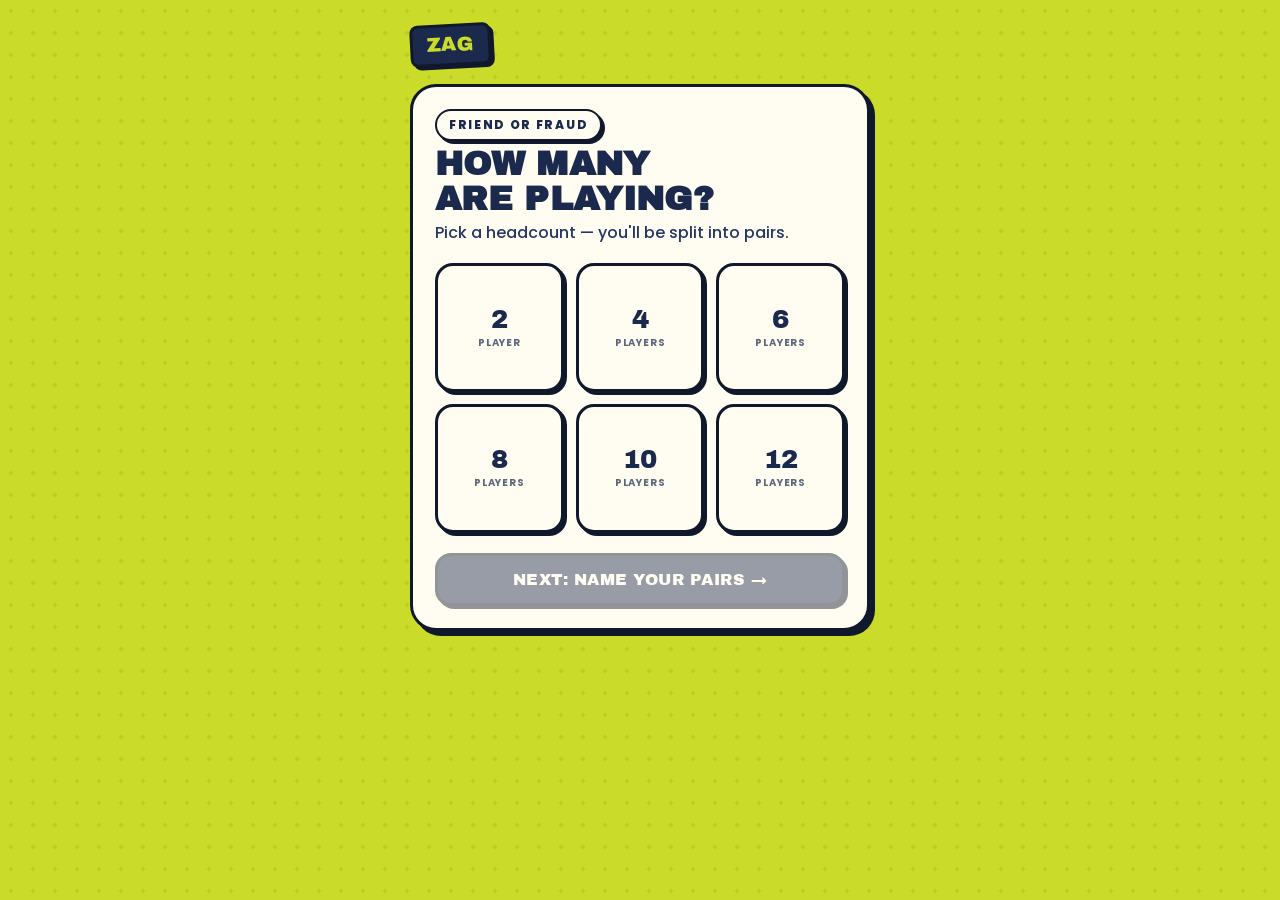
<file: friend-or-fraud.html>
<!DOCTYPE html>
<html lang="en">
<head>
<meta charset="UTF-8">
<meta name="viewport" content="width=device-width, initial-scale=1.0">
<title>Friend or Fraud — Game Companion</title>
<link rel="preconnect" href="https://fonts.googleapis.com">
<link href="https://fonts.googleapis.com/css2?family=Archivo+Black&family=Poppins:wght@400;500;600;700;800&display=swap" rel="stylesheet">
<style>
  :root{
    --lime:#CBDB2A;
    --lime-deep:#AEC220;
    --lime-pale:#E4EE8C;
    --navy:#1B2A4C;
    --navy-2:#243863;
    --ink:#10182B;
    --paper:#FFFCF2;
    --coral:#FF6B57;
    --line:#10182B;
    --shadow-off: 5px 5px 0 var(--ink);
    --shadow-off-sm: 3px 3px 0 var(--ink);
  }

  *{ box-sizing:border-box; }
  html,body{ height:100%; }
  body{
    margin:0;
    font-family:'Poppins', sans-serif;
    background:
      radial-gradient(circle, rgba(16,24,43,0.08) 1.6px, transparent 1.6px) 0 0/22px 22px,
      var(--lime);
    color:var(--ink);
    min-height:100vh;
    display:flex;
    justify-content:center;
    padding:24px 14px 60px;
  }

  .phone{
    width:100%;
    max-width:460px;
    display:flex;
    flex-direction:column;
    gap:18px;
  }

  /* ---------- shared bits ---------- */
  .eyebrow{
    font-family:'Poppins',sans-serif;
    font-weight:800;
    letter-spacing:.14em;
    text-transform:uppercase;
    font-size:12px;
    color:var(--navy);
    background:var(--paper);
    border:2.5px solid var(--line);
    box-shadow:var(--shadow-off-sm);
    display:inline-block;
    padding:5px 12px;
    border-radius:999px;
  }

  .display{
    font-family:'Archivo Black', sans-serif;
    text-transform:uppercase;
    line-height:1.02;
    color:var(--navy);
    letter-spacing:.01em;
  }

  .card{
    background:var(--paper);
    border:3px solid var(--line);
    border-radius:26px;
    box-shadow:var(--shadow-off);
    padding:22px;
  }

  button{ font-family:inherit; cursor:pointer; }
  .btn{
    font-family:'Archivo Black', sans-serif;
    text-transform:uppercase;
    letter-spacing:.03em;
    font-size:16px;
    color:var(--paper);
    background:var(--navy);
    border:3px solid var(--line);
    border-radius:16px;
    box-shadow:var(--shadow-off-sm);
    padding:15px 18px;
    transition:transform .12s ease, box-shadow .12s ease;
  }
  .btn:hover{ transform:translate(-2px,-2px); box-shadow:6px 6px 0 var(--ink); }
  .btn:active{ transform:translate(1px,1px); box-shadow:1px 1px 0 var(--ink); }
  .btn:focus-visible{ outline:3px solid var(--coral); outline-offset:2px; }
  .btn.ghost{ background:var(--paper); color:var(--navy); }
  .btn.coral{ background:var(--coral); }
  .btn.full{ width:100%; }
  .btn:disabled{ opacity:.45; cursor:not-allowed; transform:none !important; box-shadow:var(--shadow-off-sm) !important; }

  .row{ display:flex; gap:10px; }
  .wrap{ display:flex; flex-wrap:wrap; gap:10px; }

  .hidden{ display:none !important; }

  /* ---------- header / logo ---------- */
  .brandbar{
    display:flex; align-items:center; justify-content:space-between;
  }
  .logo{
    font-family:'Archivo Black', sans-serif;
    background:var(--navy);
    color:var(--lime);
    padding:6px 14px 8px;
    border-radius:8px;
    border:3px solid var(--line);
    box-shadow:var(--shadow-off-sm);
    font-size:20px;
    transform:rotate(-3deg);
    display:inline-block;
  }
  .end-btn{
    font-family:'Poppins',sans-serif;
    font-weight:700;
    font-size:12px;
    text-transform:uppercase;
    letter-spacing:.05em;
    background:var(--paper);
    color:var(--navy);
    border:2.5px solid var(--line);
    border-radius:999px;
    padding:9px 14px;
    box-shadow:var(--shadow-off-sm);
  }
  .end-btn:hover{ background:var(--coral); color:var(--paper); }

  /* ---------- SCREEN 1: player count ---------- */
  #screen-count h1{ font-size:34px; margin:6px 0 4px; }
  #screen-count p.sub{ margin:0 0 18px; font-weight:500; color:var(--navy-2); }

  .count-grid{
    display:grid;
    grid-template-columns:repeat(3,1fr);
    gap:12px;
    margin-bottom:20px;
  }
  .count-btn{
    aspect-ratio:1;
    border:3px solid var(--line);
    border-radius:18px;
    background:var(--paper);
    box-shadow:var(--shadow-off-sm);
    font-family:'Archivo Black',sans-serif;
    font-size:26px;
    color:var(--navy);
    display:flex;
    flex-direction:column;
    align-items:center;
    justify-content:center;
    gap:2px;
    transition:transform .12s ease, box-shadow .12s ease, background .12s ease;
  }
  .count-btn span{ font-family:'Poppins',sans-serif; font-size:10px; font-weight:700; letter-spacing:.08em; text-transform:uppercase; opacity:.7; }
  .count-btn:hover{ transform:translate(-2px,-2px); box-shadow:6px 6px 0 var(--ink); }
  .count-btn.selected{ background:var(--navy); color:var(--lime); }
  .count-btn.selected span{ color:var(--lime-pale); opacity:.85; }

  /* ---------- SCREEN 2: names ---------- */
  .pair-card{
    border:2.5px solid var(--line);
    border-radius:18px;
    padding:14px;
    margin-bottom:12px;
    background:repeating-linear-gradient(135deg, var(--lime-pale), var(--lime-pale) 10px, var(--paper) 10px, var(--paper) 20px);
  }
  .pair-card .pair-label{
    font-family:'Archivo Black',sans-serif;
    font-size:12px;
    color:var(--navy);
    text-transform:uppercase;
    letter-spacing:.08em;
    margin-bottom:8px;
    display:block;
  }
  .name-inputs{ display:flex; align-items:center; gap:8px; }
  .name-inputs input{
    flex:1;
    min-width:0;
    font-family:'Poppins',sans-serif;
    font-weight:600;
    font-size:14px;
    padding:10px 12px;
    border:2px solid var(--line);
    border-radius:10px;
    background:var(--paper);
    color:var(--ink);
  }
  .name-inputs input:focus-visible{ outline:2px solid var(--coral); }
  .amp{ font-family:'Archivo Black',sans-serif; color:var(--navy); font-size:16px; }

  /* ---------- SCREEN 3: game ---------- */
  .scoreboard{ display:flex; gap:8px; overflow-x:auto; padding-bottom:2px; }
  .chip{
    flex:0 0 auto;
    background:var(--paper);
    border:2.5px solid var(--line);
    border-radius:999px;
    padding:8px 14px;
    font-weight:700;
    font-size:12px;
    color:var(--navy);
    white-space:nowrap;
    box-shadow:2px 2px 0 var(--ink);
  }
  .chip b{ font-family:'Archivo Black',sans-serif; margin-left:6px; }
  .chip.active{ background:var(--navy); color:var(--lime); border-color:var(--line); }
  .chip.active b{ color:var(--lime-pale); }

  .turn-banner{
    text-align:center;
    margin:2px 0 6px;
  }
  .turn-banner .eyebrow{ margin-bottom:8px; }
  .turn-banner h2{
    font-family:'Archivo Black',sans-serif;
    color:var(--navy);
    font-size:24px;
    margin:0;
    text-transform:none;
  }
  .turn-sub{
    font-size:12.5px;
    font-weight:600;
    color:var(--navy-2);
    margin:6px 0 0;
  }
  .role-tag{
    font-size:10px;
    font-weight:800;
    letter-spacing:.05em;
    text-transform:uppercase;
  }

  .wheel-zone{
    display:flex;
    flex-direction:column;
    align-items:center;
    padding:6px 0 4px;
  }
  .pointer{
    width:0; height:0;
    border-left:14px solid transparent;
    border-right:14px solid transparent;
    border-top:20px solid var(--coral);
    filter:drop-shadow(0 2px 0 var(--ink));
    margin-bottom:-6px;
    z-index:3;
  }
  .wheel-outer{
    width:250px; height:250px;
    border-radius:50%;
    border:5px solid var(--line);
    box-shadow:var(--shadow-off);
    position:relative;
    background:var(--paper);
    overflow:hidden;
  }
  .wheel-inner{
    position:absolute; inset:0;
    border-radius:50%;
    transition: transform 4.2s cubic-bezier(.17,.85,.15,1);
    transform:rotate(0deg);
    background:conic-gradient(var(--navy) 0deg 72deg, var(--paper) 72deg 144deg, var(--navy) 144deg 216deg, var(--paper) 216deg 288deg, var(--navy) 288deg 360deg);
  }
  .wheel-inner .seg-icon{
    position:absolute;
    left:50%; top:50%;
    width:34px; height:34px;
    margin:-17px 0 0 -17px;
    font-size:26px;
    display:flex; align-items:center; justify-content:center;
  }
  .hub{
    position:absolute; left:50%; top:50%; width:46px; height:46px;
    margin:-23px 0 0 -23px;
    background:var(--coral);
    border:3px solid var(--line);
    border-radius:50%;
    z-index:2;
  }

  .spin-btn{ margin-top:16px; width:100%; }

  .category-reveal{
    margin-top:16px;
    text-align:center;
  }
  .category-reveal .icon{ font-size:34px; }
  .category-reveal h3{
    font-family:'Archivo Black',sans-serif;
    color:var(--navy);
    font-size:20px;
    margin:6px 0 6px;
    text-transform:uppercase;
  }
  .category-reveal p{
    margin:0 0 14px;
    font-size:13.5px;
    color:var(--navy-2);
    font-weight:500;
    line-height:1.45;
  }
  .hint{
    display:inline-block;
    font-size:11.5px;
    font-weight:700;
    color:var(--navy);
    background:var(--lime-pale);
    border:2px solid var(--line);
    border-radius:999px;
    padding:6px 12px;
    margin-bottom:16px;
  }

  .verdict-row{ display:flex; gap:10px; }
  .verdict-row .btn{ flex:1; font-size:14px; }

  .toast{
    position:fixed;
    left:50%; bottom:26px;
    transform:translateX(-50%) translateY(20px);
    opacity:0;
    background:var(--navy);
    color:var(--lime-pale);
    font-family:'Archivo Black',sans-serif;
    font-size:14px;
    padding:12px 20px;
    border-radius:14px;
    border:3px solid var(--line);
    box-shadow:var(--shadow-off-sm);
    transition:all .25s ease;
    z-index:50;
    text-align:center;
  }
  .toast.show{ opacity:1; transform:translateX(-50%) translateY(0); }

  /* ---------- SCREEN 4: results ---------- */
  #screen-results{ text-align:center; position:relative; }
  #screen-results h1{ font-size:32px; margin:4px 0 2px; }
  #screen-results .sub{ color:var(--navy-2); font-weight:500; margin-bottom:18px; }

  .leaderboard{ display:flex; flex-direction:column; gap:10px; margin-bottom:20px; }
  .lb-row{
    display:flex; align-items:center; gap:12px;
    border:2.5px solid var(--line);
    border-radius:16px;
    padding:12px 14px;
    background:var(--paper);
    text-align:left;
  }
  .lb-row.winner{ background:var(--navy); border-color:var(--line); box-shadow:var(--shadow-off-sm); }
  .lb-rank{ font-family:'Archivo Black',sans-serif; font-size:18px; color:var(--navy); width:26px; }
  .lb-row.winner .lb-rank{ color:var(--lime); }
  .lb-name{ flex:1; font-weight:700; font-size:14px; color:var(--ink); }
  .lb-row.winner .lb-name{ color:var(--paper); }
  .lb-score{ font-family:'Archivo Black',sans-serif; font-size:18px; color:var(--navy); }
  .lb-row.winner .lb-score{ color:var(--lime-pale); }

  .confetti-piece{
    position:fixed; top:-20px;
    width:10px; height:14px;
    z-index:5;
    animation:fall linear forwards;
    border-radius:2px;
  }
  @keyframes fall{
    to{ transform:translateY(110vh) rotate(540deg); opacity:.9; }
  }

  @media (prefers-reduced-motion: reduce){
    .wheel-inner{ transition:none; }
    .confetti-piece{ animation:none; display:none; }
    .btn, .count-btn{ transition:none; }
  }

  footer.note{
    text-align:center;
    font-size:11.5px;
    color:var(--navy-2);
    font-weight:600;
    opacity:.75;
    margin-top:4px;
  }
</style>
</head>
<body>

<div class="phone">

  <div class="brandbar">
    <div class="logo">ZAG</div>
    <button class="end-btn hidden" id="endGameTopBtn">End Game</button>
  </div>

  <!-- SCREEN 1: how many players -->
  <section id="screen-count" class="card">
    <span class="eyebrow">Friend or Fraud</span>
    <h1 class="display">How many<br>are playing?</h1>
    <p class="sub">Pick a headcount — you'll be split into pairs.</p>
    <div class="count-grid" id="countGrid"></div>
    <button class="btn full" id="toNamesBtn" disabled>Next: Name your pairs →</button>
  </section>

  <!-- SCREEN 2: names -->
  <section id="screen-names" class="card hidden">
    <span class="eyebrow">Friend or Fraud</span>
    <h1 class="display" style="font-size:28px;margin:6px 0 4px;" id="namesTitle">Name your pairs</h1>
    <p class="sub" style="margin-bottom:16px;" id="namesSub">Each pair shares one dry-erase card and tries to match answers.</p>
    <div id="pairInputs"></div>
    <button class="btn full" id="startGameBtn">Start Game →</button>
  </section>

  <!-- SCREEN 3: game -->
  <section id="screen-game" class="hidden">
    <div class="scoreboard" id="scoreboard"></div>

    <div class="card" style="margin-top:14px;">
      <div class="turn-banner">
        <span class="eyebrow" id="turnCountLabel">Turn 1</span>
        <h2 id="turnPairName">— & —</h2>
        <p class="turn-sub hidden" id="turnSub"></p>
      </div>

      <div class="wheel-zone">
        <div class="pointer"></div>
        <div class="wheel-outer">
          <div class="wheel-inner" id="wheelInner"></div>
          <div class="hub"></div>
        </div>
        <button class="btn spin-btn" id="spinBtn">🎡 Spin for a category</button>
      </div>

      <div class="category-reveal hidden" id="categoryReveal">
        <div class="icon" id="revealIcon">🔍</div>
        <h3 id="revealName">Category</h3>
        <p id="revealDesc">Description</p>
        <div class="hint" id="revealHint">📇 Draw a card from this category & ask away</div>
        <div class="verdict-row">
          <button class="btn full" id="matchBtn">✅ It's a Match (+1)</button>
          <button class="btn ghost full" id="noMatchBtn">❌ No Match</button>
        </div>
      </div>
    </div>

    <footer class="note">Answers don't match? The card goes back to the bottom of the deck.</footer>
  </section>

  <!-- SCREEN 4: results -->
  <section id="screen-results" class="card hidden">
    <span class="eyebrow">Game Over</span>
    <h1 class="display">Results are in!</h1>
    <p class="sub" id="resultsSub">Here's who really knows who.</p>
    <div class="leaderboard" id="leaderboard"></div>
    <button class="btn full" id="playAgainBtn">↺ Play Again</button>
  </section>

</div>

<div class="toast" id="toast"></div>

<script>
(function(){
  const CATEGORIES = [
    { name:"Background Check", icon:"🔍", desc:"Stay safe and keep it broad — the basics, the vanilla, the general stuff about them." },
    { name:"The Psyche", icon:"🧠", desc:"A personality check. Get personal — how they think, how they feel, how they behave." },
    { name:"The Norm", icon:"☕", desc:"Good habits, bad habits, daily routines — how they carry themselves day to day." },
    { name:"The Social", icon:"👥", desc:"Friends, closeness, and how they connect with the people around them." },
    { name:"Between Me & You", icon:"💬", desc:"Puts you two in the spotlight — questions that test you against each other. Skip this one in Alternative Mode." }
  ];

  const state = {
    numPlayers: null,
    mode: 'team',     // 'team' (4+ players, paired up) or 'solo' (exactly 2, individual)
    units: [],        // { label, score } — a pair-team in team mode, a single player in solo mode
    currentIndex: 0,  // team mode: whose turn it is
    askerIndex: 0,    // solo mode: who currently answers for real (the other one guesses)
    turnCount: 1,
    lastCategoryIndex: null,
    revealVisible: false,
    wheelRotation: 0,
    spinning: false,
    screen: 'count'
  };

  const STORAGE_KEY = 'friendOrFraud_save_v1';

  function saveGame(){
    try{
      if(state.screen === 'game'){
        localStorage.setItem(STORAGE_KEY, JSON.stringify(state));
      } else {
        localStorage.removeItem(STORAGE_KEY);
      }
    }catch(e){ /* storage unavailable (private mode etc.) — game still works, just won't survive a refresh */ }
  }

  function loadSavedGame(){
    try{
      const raw = localStorage.getItem(STORAGE_KEY);
      if(!raw) return null;
      const saved = JSON.parse(raw);
      if(saved && Array.isArray(saved.units) && saved.units.length > 0) return saved;
      return null;
    }catch(e){ return null; }
  }

  function clearSavedGame(){
    try{ localStorage.removeItem(STORAGE_KEY); }catch(e){}
  }

  // ---------- element refs ----------
  const screens = {
    count: document.getElementById('screen-count'),
    names: document.getElementById('screen-names'),
    game: document.getElementById('screen-game'),
    results: document.getElementById('screen-results')
  };
  const endGameTopBtn = document.getElementById('endGameTopBtn');
  const toast = document.getElementById('toast');

  function showScreen(name){
    Object.values(screens).forEach(s=>s.classList.add('hidden'));
    screens[name].classList.remove('hidden');
    endGameTopBtn.classList.toggle('hidden', name !== 'game');
    state.screen = name;
    saveGame();
  }

  function showToast(msg){
    toast.textContent = msg;
    toast.classList.add('show');
    setTimeout(()=> toast.classList.remove('show'), 1400);
  }

  // ---------- SCREEN 1 ----------
  const countGrid = document.getElementById('countGrid');
  const toNamesBtn = document.getElementById('toNamesBtn');
  [2,4,6,8,10,12].forEach(n=>{
    const b = document.createElement('button');
    b.className = 'count-btn';
    b.innerHTML = `${n}<span>${n===2? 'player':'players'}</span>`;
    b.addEventListener('click', ()=>{
      document.querySelectorAll('.count-btn').forEach(x=>x.classList.remove('selected'));
      b.classList.add('selected');
      state.numPlayers = n;
      state.mode = (n === 2) ? 'solo' : 'team';
      toNamesBtn.disabled = false;
    });
    countGrid.appendChild(b);
  });

  toNamesBtn.addEventListener('click', ()=>{
    buildNameInputs();
    showScreen('names');
  });

  // ---------- SCREEN 2 ----------
  const pairInputsEl = document.getElementById('pairInputs');
  function buildNameInputs(){
    pairInputsEl.innerHTML = '';
    if(state.mode === 'solo'){
      document.getElementById('namesTitle').textContent = 'Name the players';
      document.getElementById('namesSub').textContent = 'Just the two of you — you\'ll take turns being the one who answers and the one who guesses.';
      for(let i=0;i<2;i++){
        const div = document.createElement('div');
        div.className = 'pair-card';
        div.innerHTML = `
          <span class="pair-label">Player ${i+1}</span>
          <div class="name-inputs">
            <input type="text" maxlength="18" placeholder="Player ${i+1}" id="solo-${i}">
          </div>`;
        pairInputsEl.appendChild(div);
      }
    } else {
      document.getElementById('namesTitle').textContent = 'Name your pairs';
      document.getElementById('namesSub').textContent = 'Each pair shares one dry-erase card and tries to match answers.';
      const pairCount = state.numPlayers / 2;
      for(let i=0;i<pairCount;i++){
        const div = document.createElement('div');
        div.className = 'pair-card';
        div.innerHTML = `
          <span class="pair-label">Pair ${i+1}</span>
          <div class="name-inputs">
            <input type="text" maxlength="16" placeholder="Player ${i*2+1}" id="p${i}-a">
            <span class="amp">&amp;</span>
            <input type="text" maxlength="16" placeholder="Player ${i*2+2}" id="p${i}-b">
          </div>`;
        pairInputsEl.appendChild(div);
      }
    }
  }

  document.getElementById('startGameBtn').addEventListener('click', ()=>{
    state.units = [];
    if(state.mode === 'solo'){
      for(let i=0;i<2;i++){
        const name = document.getElementById(`solo-${i}`).value.trim() || `Player ${i+1}`;
        state.units.push({ label:name, score:0 });
      }
      state.askerIndex = 0;
    } else {
      const pairCount = state.numPlayers / 2;
      for(let i=0;i<pairCount;i++){
        const a = document.getElementById(`p${i}-a`).value.trim() || `Player ${i*2+1}`;
        const b = document.getElementById(`p${i}-b`).value.trim() || `Player ${i*2+2}`;
        state.units.push({ label:`${a} & ${b}`, score:0 });
      }
      state.currentIndex = 0;
    }
    state.turnCount = 1;
    buildWheel();
    renderScoreboard();
    renderTurnBanner();
    showScreen('game');
  });

  // ---------- SCREEN 3: wheel ----------
  const wheelInner = document.getElementById('wheelInner');
  function buildWheel(){
    wheelInner.innerHTML = '';
    const R = 82;
    CATEGORIES.forEach((cat, k)=>{
      const angle = k*72 + 36;
      const rad = (angle * Math.PI)/180;
      const x = Math.sin(rad)*R;
      const y = -Math.cos(rad)*R;
      const el = document.createElement('div');
      el.className = 'seg-icon';
      el.style.transform = `translate(${x}px, ${y}px)`;
      el.textContent = cat.icon;
      wheelInner.appendChild(el);
    });
  }

  function renderScoreboard(){
    const el = document.getElementById('scoreboard');
    el.innerHTML = '';
    state.units.forEach((unit, i)=>{
      const chip = document.createElement('div');
      let isActive, roleTag = '';
      if(state.mode === 'solo'){
        isActive = (i === state.askerIndex);
        roleTag = i === state.askerIndex ? '🎙️ ' : '🤔 ';
      } else {
        isActive = (i === state.currentIndex);
      }
      chip.className = 'chip' + (isActive ? ' active' : '');
      chip.innerHTML = `${roleTag}${unit.label}<b>${unit.score}</b>`;
      el.appendChild(chip);
    });
  }

  function renderTurnBanner(){
    document.getElementById('turnCountLabel').textContent = `Turn ${state.turnCount}`;
    const turnSub = document.getElementById('turnSub');
    if(state.mode === 'solo'){
      const asker = state.units[state.askerIndex];
      const guesser = state.units[1 - state.askerIndex];
      document.getElementById('turnPairName').textContent = `${asker.label} vs ${guesser.label}`;
      turnSub.textContent = `🎙️ ${asker.label} answers for real · 🤔 ${guesser.label} guesses`;
      turnSub.classList.remove('hidden');
    } else {
      const unit = state.units[state.currentIndex];
      document.getElementById('turnPairName').textContent = unit.label;
      turnSub.classList.add('hidden');
    }
    document.getElementById('categoryReveal').classList.add('hidden');
    document.getElementById('spinBtn').disabled = false;
    document.getElementById('spinBtn').textContent = '🎡 Spin for a category';
    state.revealVisible = false;
    saveGame();
  }

  const spinBtn = document.getElementById('spinBtn');
  spinBtn.addEventListener('click', spinWheel);

  function spinWheel(){
    if(state.spinning) return;
    state.spinning = true;
    spinBtn.disabled = true;
    spinBtn.textContent = 'Spinning…';
    document.getElementById('categoryReveal').classList.add('hidden');

    const i = Math.floor(Math.random()*CATEGORIES.length);
    state.lastCategoryIndex = i;
    const segCenter = i*72 + 36;
    let targetMod = ((-segCenter) % 360 + 360) % 360;
    const jitter = (Math.random()*30 - 15);
    targetMod = ((targetMod + jitter) % 360 + 360) % 360;

    const extraSpins = 4 + Math.floor(Math.random()*2);
    const minRotation = state.wheelRotation + extraSpins*360;
    const remainder = ((targetMod - minRotation) % 360 + 360) % 360;
    const finalRotation = minRotation + remainder;
    state.wheelRotation = finalRotation;
    wheelInner.style.transform = `rotate(${finalRotation}deg)`;

    setTimeout(()=>{
      revealCategory(i);
      state.spinning = false;
      saveGame();
    }, 4300);
  }

  function revealCategory(i){
    const cat = CATEGORIES[i];
    document.getElementById('revealIcon').textContent = cat.icon;
    document.getElementById('revealName').textContent = cat.name;
    document.getElementById('revealDesc').textContent = cat.desc;
    state.revealVisible = true;

    const hintEl = document.getElementById('revealHint');
    const matchBtn = document.getElementById('matchBtn');
    if(state.mode === 'solo'){
      const asker = state.units[state.askerIndex];
      const guesser = state.units[1 - state.askerIndex];
      hintEl.textContent = `📇 ${asker.label} draws a card & answers honestly — ${guesser.label} writes a guess`;
      matchBtn.textContent = `✅ ${guesser.label} guessed right (+1)`;
    } else {
      hintEl.textContent = '📇 Draw a card from this category & ask away';
      matchBtn.textContent = "✅ It's a Match (+1)";
    }

    document.getElementById('categoryReveal').classList.remove('hidden');
    spinBtn.textContent = '🎡 Spin for a category';
  }

  document.getElementById('matchBtn').addEventListener('click', ()=> resolveTurn(true));
  document.getElementById('noMatchBtn').addEventListener('click', ()=> resolveTurn(false));

  function resolveTurn(isMatch){
    if(state.mode === 'solo'){
      const guesserIndex = 1 - state.askerIndex;
      const guesser = state.units[guesserIndex];
      if(isMatch){
        guesser.score += 1;
        showToast(`✅ Point for ${guesser.label}!`);
      } else {
        showToast('❌ No match — card goes to the bottom of the deck');
      }
    } else {
      const unit = state.units[state.currentIndex];
      if(isMatch){
        unit.score += 1;
        showToast(`✅ Point for ${unit.label}!`);
      } else {
        showToast('❌ No match — card goes to the bottom of the deck');
      }
    }
    renderScoreboard();
    document.getElementById('spinBtn').disabled = true;
    saveGame();

    setTimeout(()=>{
      if(state.mode === 'solo'){
        state.askerIndex = 1 - state.askerIndex;
      } else {
        state.currentIndex = (state.currentIndex + 1) % state.units.length;
      }
      state.turnCount += 1;
      renderScoreboard();
      renderTurnBanner();
    }, 900);
  }

  // ---------- END GAME ----------
  let pendingEnd = false;
  endGameTopBtn.addEventListener('click', ()=>{
    if(!pendingEnd){
      pendingEnd = true;
      endGameTopBtn.textContent = 'Sure? Tap again';
      setTimeout(()=>{ pendingEnd = false; endGameTopBtn.textContent = 'End Game'; }, 2500);
      return;
    }
    pendingEnd = false;
    endGameTopBtn.textContent = 'End Game';
    endGame();
  });

  function endGame(){
    const sorted = [...state.units].sort((a,b)=> b.score - a.score);
    const topScore = sorted.length ? sorted[0].score : 0;
    const el = document.getElementById('leaderboard');
    el.innerHTML = '';
    sorted.forEach((unit, idx)=>{
      const isWinner = unit.score === topScore && topScore > 0;
      const row = document.createElement('div');
      row.className = 'lb-row' + (isWinner ? ' winner' : '');
      row.innerHTML = `
        <span class="lb-rank">${isWinner ? '🏆' : (idx+1)}</span>
        <span class="lb-name">${unit.label}</span>
        <span class="lb-score">${unit.score} pt${unit.score===1?'':'s'}</span>`;
      el.appendChild(row);
    });
    const winners = sorted.filter(u=>u.score===topScore && topScore>0).map(u=>u.label);
    document.getElementById('resultsSub').textContent = winners.length
      ? (winners.length>1 ? `It's a tie between ${winners.join(' and ')}!` : `${winners[0]} knows their people best!`)
      : 'No points scored this round — rematch?';
    showScreen('results');
    clearSavedGame();
    if(winners.length) launchConfetti();
  }

  function launchConfetti(){
    const colors = ['#1B2A4C','#FF6B57','#FFFCF2','#AEC220'];
    for(let i=0;i<40;i++){
      const piece = document.createElement('div');
      piece.className = 'confetti-piece';
      piece.style.left = Math.random()*100 + 'vw';
      piece.style.background = colors[Math.floor(Math.random()*colors.length)];
      piece.style.animationDuration = (2.2 + Math.random()*1.6) + 's';
      piece.style.animationDelay = (Math.random()*0.4) + 's';
      document.body.appendChild(piece);
      setTimeout(()=> piece.remove(), 4200);
    }
  }

  document.getElementById('playAgainBtn').addEventListener('click', ()=>{
    state.numPlayers = null;
    state.mode = 'team';
    state.units = [];
    state.currentIndex = 0;
    state.askerIndex = 0;
    state.turnCount = 1;
    state.wheelRotation = 0;
    document.querySelectorAll('.count-btn').forEach(x=>x.classList.remove('selected'));
    toNamesBtn.disabled = true;
    showScreen('count');
  });

  function restoreOrInit(){
    const saved = loadSavedGame();
    if(saved && saved.screen === 'game'){
      const wasRevealVisible = !!saved.revealVisible;
      const savedCategoryIndex = saved.lastCategoryIndex;
      Object.assign(state, saved);
      buildWheel();
      wheelInner.style.transition = 'none';
      wheelInner.style.transform = `rotate(${state.wheelRotation || 0}deg)`;
      void wheelInner.offsetWidth; // force reflow so the transition-none takes effect
      wheelInner.style.transition = '';
      renderScoreboard();
      renderTurnBanner();
      if(wasRevealVisible && savedCategoryIndex !== null && savedCategoryIndex !== undefined){
        revealCategory(savedCategoryIndex);
        spinBtn.disabled = true;
      }
      showScreen('game');
      showToast('Welcome back — picked up right where you left off');
    } else {
      showScreen('count');
    }
  }

  restoreOrInit();
})();
</script>
</body>
</html>
</file>
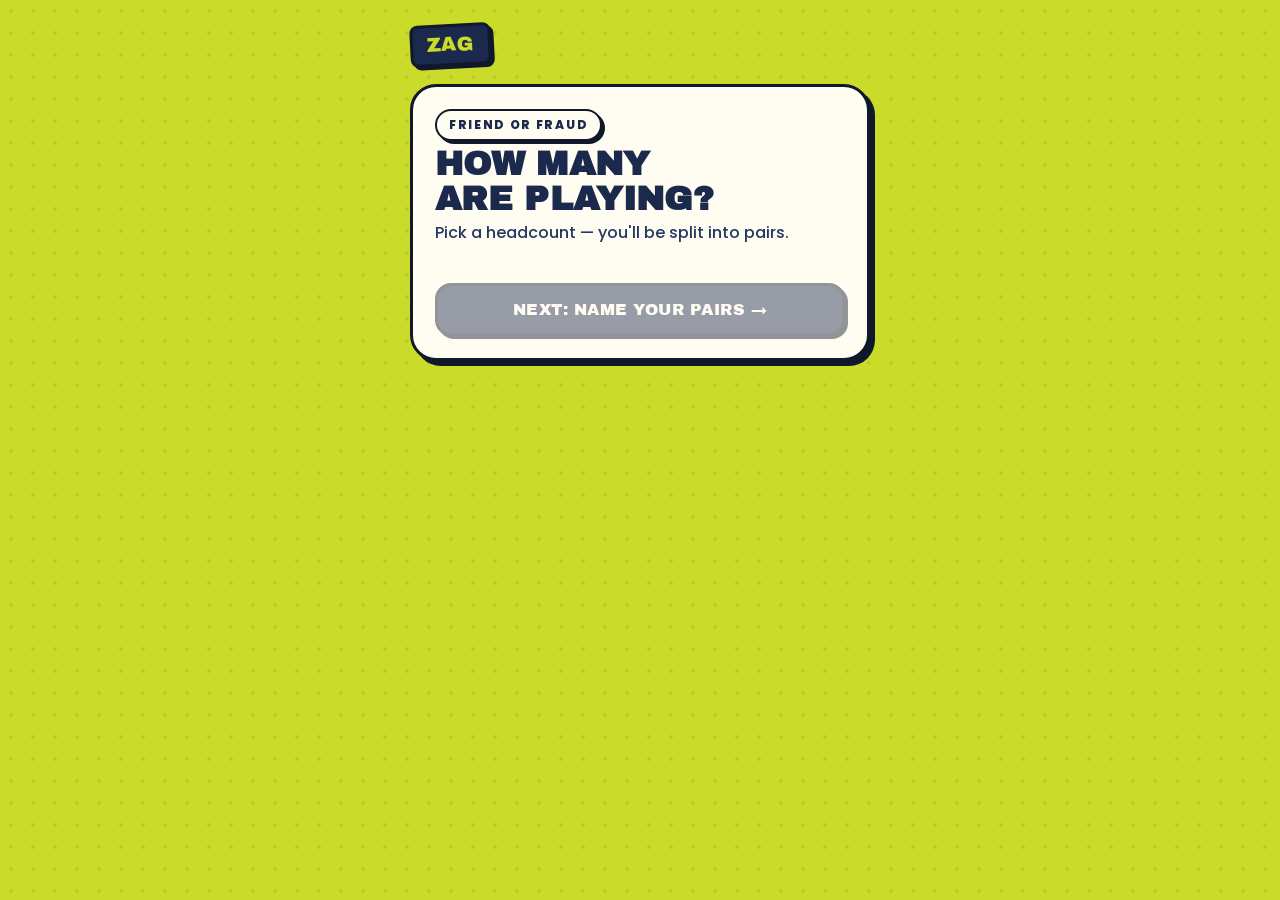
<file: index (1).html>
<!DOCTYPE html>
<html lang="en">
<head>
<meta charset="UTF-8">
<meta name="viewport" content="width=device-width, initial-scale=1.0">
<title>Friend or Fraud — Game Companion</title>
<link rel="preconnect" href="https://fonts.googleapis.com">
<link href="https://fonts.googleapis.com/css2?family=Archivo+Black&family=Poppins:wght@400;500;600;700;800&display=swap" rel="stylesheet">
<link rel="stylesheet" href="styles.css">
</head>
<body>

<div class="phone">

  <div class="brandbar">
    <div class="logo">ZAG</div>
    <button class="end-btn hidden" id="endGameTopBtn">End Game</button>
  </div>

  <!-- SCREEN 1: how many players -->
  <section id="screen-count" class="card">
    <span class="eyebrow">Friend or Fraud</span>
    <h1 class="display">How many<br>are playing?</h1>
    <p class="sub">Pick a headcount — you'll be split into pairs.</p>
    <div class="count-grid" id="countGrid"></div>
    <button class="btn full" id="toNamesBtn" disabled>Next: Name your pairs →</button>
  </section>

  <!-- SCREEN 2: names -->
  <section id="screen-names" class="card hidden">
    <span class="eyebrow">Friend or Fraud</span>
    <h1 class="display" style="font-size:28px;margin:6px 0 4px;" id="namesTitle">Name your pairs</h1>
    <p class="sub" style="margin-bottom:16px;" id="namesSub">Each pair shares one dry-erase card and tries to match answers.</p>
    <div id="pairInputs"></div>
    <button class="btn full" id="startGameBtn">Start Game →</button>
  </section>

  <!-- SCREEN 3: game -->
  <section id="screen-game" class="hidden">
    <div class="scoreboard" id="scoreboard"></div>

    <div class="card" style="margin-top:14px;">
      <div class="turn-banner">
        <span class="eyebrow" id="turnCountLabel">Turn 1</span>
        <h2 id="turnPairName">— & —</h2>
        <p class="turn-sub hidden" id="turnSub"></p>
      </div>

      <div class="wheel-zone">
        <div class="pointer"></div>
        <div class="wheel-outer">
          <div class="wheel-inner" id="wheelInner"></div>
          <div class="hub"></div>
        </div>
        <button class="btn spin-btn" id="spinBtn">🎡 Spin for a category</button>
      </div>

      <div class="category-reveal hidden" id="categoryReveal">
        <div class="icon" id="revealIcon">🔍</div>
        <h3 id="revealName">Category</h3>
        <p id="revealDesc">Description</p>
        <div class="hint" id="revealHint">📇 Draw a card from this category & ask away</div>
        <div class="verdict-row">
          <button class="btn full" id="matchBtn">✅ It's a Match (+1)</button>
          <button class="btn ghost full" id="noMatchBtn">❌ No Match</button>
        </div>
      </div>
    </div>

    <footer class="note">Answers don't match? The card goes back to the bottom of the deck.</footer>
  </section>

  <!-- SCREEN 4: results -->
  <section id="screen-results" class="card hidden">
    <span class="eyebrow">Game Over</span>
    <h1 class="display">Results are in!</h1>
    <p class="sub" id="resultsSub">Here's who really knows who.</p>
    <div class="leaderboard" id="leaderboard"></div>
    <button class="btn full" id="playAgainBtn">↺ Play Again</button>
  </section>

</div>

<div class="toast" id="toast"></div>

<script src="script.js" defer></script>
</body>
</html>
</file>
<file: styles.css>
:root{
    --lime:#CBDB2A;
    --lime-deep:#AEC220;
    --lime-pale:#E4EE8C;
    --navy:#1B2A4C;
    --navy-2:#243863;
    --ink:#10182B;
    --paper:#FFFCF2;
    --coral:#FF6B57;
    --line:#10182B;
    --shadow-off: 5px 5px 0 var(--ink);
    --shadow-off-sm: 3px 3px 0 var(--ink);
  }

  *{ box-sizing:border-box; }
  html,body{ height:100%; }
  body{
    margin:0;
    font-family:'Poppins', sans-serif;
    background:
      radial-gradient(circle, rgba(16,24,43,0.08) 1.6px, transparent 1.6px) 0 0/22px 22px,
      var(--lime);
    color:var(--ink);
    min-height:100vh;
    display:flex;
    justify-content:center;
    padding:24px 14px 60px;
  }

  .phone{
    width:100%;
    max-width:460px;
    display:flex;
    flex-direction:column;
    gap:18px;
  }

  /* ---------- shared bits ---------- */
  .eyebrow{
    font-family:'Poppins',sans-serif;
    font-weight:800;
    letter-spacing:.14em;
    text-transform:uppercase;
    font-size:12px;
    color:var(--navy);
    background:var(--paper);
    border:2.5px solid var(--line);
    box-shadow:var(--shadow-off-sm);
    display:inline-block;
    padding:5px 12px;
    border-radius:999px;
  }

  .display{
    font-family:'Archivo Black', sans-serif;
    text-transform:uppercase;
    line-height:1.02;
    color:var(--navy);
    letter-spacing:.01em;
  }

  .card{
    background:var(--paper);
    border:3px solid var(--line);
    border-radius:26px;
    box-shadow:var(--shadow-off);
    padding:22px;
  }

  button{ font-family:inherit; cursor:pointer; }
  .btn{
    font-family:'Archivo Black', sans-serif;
    text-transform:uppercase;
    letter-spacing:.03em;
    font-size:16px;
    color:var(--paper);
    background:var(--navy);
    border:3px solid var(--line);
    border-radius:16px;
    box-shadow:var(--shadow-off-sm);
    padding:15px 18px;
    transition:transform .12s ease, box-shadow .12s ease;
  }
  .btn:hover{ transform:translate(-2px,-2px); box-shadow:6px 6px 0 var(--ink); }
  .btn:active{ transform:translate(1px,1px); box-shadow:1px 1px 0 var(--ink); }
  .btn:focus-visible{ outline:3px solid var(--coral); outline-offset:2px; }
  .btn.ghost{ background:var(--paper); color:var(--navy); }
  .btn.coral{ background:var(--coral); }
  .btn.full{ width:100%; }
  .btn:disabled{ opacity:.45; cursor:not-allowed; transform:none !important; box-shadow:var(--shadow-off-sm) !important; }

  .row{ display:flex; gap:10px; }
  .wrap{ display:flex; flex-wrap:wrap; gap:10px; }

  .hidden{ display:none !important; }

  /* ---------- header / logo ---------- */
  .brandbar{
    display:flex; align-items:center; justify-content:space-between;
  }
  .logo{
    font-family:'Archivo Black', sans-serif;
    background:var(--navy);
    color:var(--lime);
    padding:6px 14px 8px;
    border-radius:8px;
    border:3px solid var(--line);
    box-shadow:var(--shadow-off-sm);
    font-size:20px;
    transform:rotate(-3deg);
    display:inline-block;
  }
  .end-btn{
    font-family:'Poppins',sans-serif;
    font-weight:700;
    font-size:12px;
    text-transform:uppercase;
    letter-spacing:.05em;
    background:var(--paper);
    color:var(--navy);
    border:2.5px solid var(--line);
    border-radius:999px;
    padding:9px 14px;
    box-shadow:var(--shadow-off-sm);
  }
  .end-btn:hover{ background:var(--coral); color:var(--paper); }

  .brandbar-right{ display:flex; align-items:center; gap:8px; }
  .mute-btn{
    font-size:16px;
    line-height:1;
    background:var(--paper);
    border:2.5px solid var(--line);
    border-radius:50%;
    width:38px; height:38px;
    display:flex; align-items:center; justify-content:center;
    box-shadow:var(--shadow-off-sm);
    padding:0;
    transition:transform .12s ease, box-shadow .12s ease, background .12s ease;
  }
  .mute-btn:hover{ background:var(--lime-pale); transform:translate(-1px,-1px); box-shadow:4px 4px 0 var(--ink); }
  .mute-btn:active{ transform:translate(1px,1px); box-shadow:1px 1px 0 var(--ink); }

  /* ---------- SCREEN 1: player count ---------- */
  #screen-count h1{ font-size:34px; margin:6px 0 4px; }
  #screen-count p.sub{ margin:0 0 18px; font-weight:500; color:var(--navy-2); }

  .count-grid{
    display:grid;
    grid-template-columns:repeat(3,1fr);
    gap:12px;
    margin-bottom:20px;
  }
  .count-btn{
    aspect-ratio:1;
    border:3px solid var(--line);
    border-radius:18px;
    background:var(--paper);
    box-shadow:var(--shadow-off-sm);
    font-family:'Archivo Black',sans-serif;
    font-size:26px;
    color:var(--navy);
    display:flex;
    flex-direction:column;
    align-items:center;
    justify-content:center;
    gap:2px;
    transition:transform .12s ease, box-shadow .12s ease, background .12s ease;
  }
  .count-btn span{ font-family:'Poppins',sans-serif; font-size:10px; font-weight:700; letter-spacing:.08em; text-transform:uppercase; opacity:.7; }
  .count-btn:hover{ transform:translate(-2px,-2px); box-shadow:6px 6px 0 var(--ink); }
  .count-btn.selected{ background:var(--navy); color:var(--lime); }
  .count-btn.selected span{ color:var(--lime-pale); opacity:.85; }

  /* ---------- SCREEN 2: names ---------- */
  .pair-card{
    border:2.5px solid var(--line);
    border-radius:18px;
    padding:14px;
    margin-bottom:12px;
    background:repeating-linear-gradient(135deg, var(--lime-pale), var(--lime-pale) 10px, var(--paper) 10px, var(--paper) 20px);
  }
  .pair-card .pair-label{
    font-family:'Archivo Black',sans-serif;
    font-size:12px;
    color:var(--navy);
    text-transform:uppercase;
    letter-spacing:.08em;
    margin-bottom:8px;
    display:block;
  }
  .name-inputs{ display:flex; align-items:center; gap:8px; }
  .name-inputs input{
    flex:1;
    min-width:0;
    font-family:'Poppins',sans-serif;
    font-weight:600;
    font-size:16px;   /* keep >=16px: iOS zooms the page on smaller inputs */
    padding:10px 12px;
    border:2px solid var(--line);
    border-radius:10px;
    background:var(--paper);
    color:var(--ink);
  }
  .name-inputs input:focus-visible{ outline:2px solid var(--coral); }
  .name-inputs input.invalid{
    border-color:var(--coral);
    box-shadow:0 0 0 2px rgba(255,107,87,0.25);
  }
  .name-inputs input.invalid::placeholder{ color:var(--coral); }
  .amp{ font-family:'Archivo Black',sans-serif; color:var(--navy); font-size:16px; }

  /* ---------- SCREEN 3: game ---------- */
  .scoreboard{ display:flex; gap:8px; overflow-x:auto; padding-bottom:2px; }
  .chip{
    flex:0 0 auto;
    background:var(--paper);
    border:2.5px solid var(--line);
    border-radius:999px;
    padding:8px 14px;
    font-weight:700;
    font-size:12px;
    color:var(--navy);
    white-space:nowrap;
    box-shadow:2px 2px 0 var(--ink);
  }
  .chip b{ font-family:'Archivo Black',sans-serif; margin-left:6px; }
  .chip.active{ background:var(--navy); color:var(--lime); border-color:var(--line); }
  .chip.active b{ color:var(--lime-pale); }

  .turn-banner{
    text-align:center;
    margin:2px 0 6px;
  }
  .turn-banner .eyebrow{ margin-bottom:8px; }
  .turn-banner h2{
    font-family:'Archivo Black',sans-serif;
    color:var(--navy);
    font-size:24px;
    margin:0;
    text-transform:none;
  }
  .turn-sub{
    font-size:12.5px;
    font-weight:600;
    color:var(--navy-2);
    margin:6px 0 0;
  }
  .role-tag{
    font-size:10px;
    font-weight:800;
    letter-spacing:.05em;
    text-transform:uppercase;
  }

  .wheel-zone{
    display:flex;
    flex-direction:column;
    align-items:center;
    padding:6px 0 4px;
  }
  .pointer{
    width:0; height:0;
    border-left:14px solid transparent;
    border-right:14px solid transparent;
    border-top:20px solid var(--coral);
    filter:drop-shadow(0 2px 0 var(--ink));
    margin-bottom:-6px;
    z-index:3;
  }
  .wheel-outer{
    width:250px; height:250px;
    border-radius:50%;
    border:5px solid var(--line);
    box-shadow:var(--shadow-off);
    position:relative;
    background:var(--paper);
    overflow:hidden;
  }
  .wheel-inner{
    position:absolute; inset:0;
    border-radius:50%;
    transition: transform 4.2s cubic-bezier(.17,.85,.15,1);
    transform:rotate(0deg);
    background:conic-gradient(var(--navy) 0deg 72deg, var(--paper) 72deg 144deg, var(--navy) 144deg 216deg, var(--paper) 216deg 288deg, var(--navy) 288deg 360deg);
  }
  .wheel-inner .seg-icon{
    position:absolute;
    left:50%; top:50%;
    width:34px; height:34px;
    margin:-17px 0 0 -17px;
    font-size:26px;
    display:flex; align-items:center; justify-content:center;
  }
  .hub{
    position:absolute; left:50%; top:50%; width:46px; height:46px;
    margin:-23px 0 0 -23px;
    background:var(--coral);
    border:3px solid var(--line);
    border-radius:50%;
    z-index:2;
  }

  .spin-btn{ margin-top:16px; width:100%; }

  .category-reveal{
    margin-top:16px;
    text-align:center;
  }
  .category-reveal .icon{ font-size:34px; }
  .category-reveal h3{
    font-family:'Archivo Black',sans-serif;
    color:var(--navy);
    font-size:20px;
    margin:6px 0 6px;
    text-transform:uppercase;
  }
  .category-reveal p{
    margin:0 0 14px;
    font-size:13.5px;
    color:var(--navy-2);
    font-weight:500;
    line-height:1.45;
  }
  .hint{
    display:inline-block;
    font-size:11.5px;
    font-weight:700;
    color:var(--navy);
    background:var(--lime-pale);
    border:2px solid var(--line);
    border-radius:999px;
    padding:6px 12px;
    margin-bottom:16px;
  }

  .verdict-row{ display:flex; gap:10px; }
  .verdict-row .btn{ flex:1; font-size:14px; }

  .toast{
    position:fixed;
    left:50%; bottom:26px;
    transform:translateX(-50%) translateY(20px);
    opacity:0;
    background:var(--navy);
    color:var(--lime-pale);
    font-family:'Archivo Black',sans-serif;
    font-size:14px;
    padding:12px 20px;
    border-radius:14px;
    border:3px solid var(--line);
    box-shadow:var(--shadow-off-sm);
    transition:all .25s ease;
    z-index:50;
    text-align:center;
  }
  .toast.show{ opacity:1; transform:translateX(-50%) translateY(0); }

  /* ---------- SCREEN 4: results ---------- */
  #screen-results{ text-align:center; position:relative; }
  #screen-results h1{ font-size:32px; margin:4px 0 2px; }
  #screen-results .sub{ color:var(--navy-2); font-weight:500; margin-bottom:18px; }

  .leaderboard{ display:flex; flex-direction:column; gap:10px; margin-bottom:20px; }
  .lb-row{
    display:flex; align-items:center; gap:12px;
    border:2.5px solid var(--line);
    border-radius:16px;
    padding:12px 14px;
    background:var(--paper);
    text-align:left;
  }
  .lb-row.winner{ background:var(--navy); border-color:var(--line); box-shadow:var(--shadow-off-sm); }
  .lb-rank{ font-family:'Archivo Black',sans-serif; font-size:18px; color:var(--navy); width:26px; }
  .lb-row.winner .lb-rank{ color:var(--lime); }
  .lb-name{ flex:1; font-weight:700; font-size:14px; color:var(--ink); }
  .lb-row.winner .lb-name{ color:var(--paper); }
  .lb-score{ font-family:'Archivo Black',sans-serif; font-size:18px; color:var(--navy); }
  .lb-row.winner .lb-score{ color:var(--lime-pale); }

  .confetti-piece{
    position:fixed; top:-20px;
    width:10px; height:14px;
    z-index:5;
    animation:fall linear forwards;
    border-radius:2px;
  }
  @keyframes fall{
    to{ transform:translateY(110vh) rotate(540deg); opacity:.9; }
  }

  @media (prefers-reduced-motion: reduce){
    .wheel-inner{ transition:none; }
    .confetti-piece{ animation:none; display:none; }
    .btn, .count-btn{ transition:none; }
  }

  footer.note{
    text-align:center;
    font-size:11.5px;
    color:var(--navy-2);
    font-weight:600;
    opacity:.75;
    margin-top:4px;
  }

  /* ---------- menu / online screens ---------- */
  .menu-stack{ display:flex; flex-direction:column; gap:12px; margin-top:6px; }
  .btn .btn-sub{
    display:block;
    font-family:'Poppins',sans-serif;
    font-weight:600;
    text-transform:none;
    letter-spacing:normal;
    font-size:11px;
    opacity:.8;
    margin-top:4px;
  }

  .back-btn{
    background:none;
    border:none;
    font-family:'Poppins',sans-serif;
    font-weight:700;
    font-size:12.5px;
    color:var(--navy-2);
    padding:0 0 10px;
    display:inline-block;
  }
  .back-btn:hover{ color:var(--navy); }

  .room-code{
    font-family:'Archivo Black',sans-serif;
    font-size:40px;
    letter-spacing:.12em;
    text-align:center;
    color:var(--navy);
    background:var(--lime-pale);
    border:3px solid var(--line);
    border-radius:16px;
    box-shadow:var(--shadow-off-sm);
    padding:16px 10px;
    margin-bottom:14px;
  }

  .lobby-status{
    font-size:12.5px;
    font-weight:700;
    color:var(--navy-2);
    margin:0 0 10px;
    text-align:center;
  }
  .lobby-list{ display:flex; flex-direction:column; gap:8px; }
  .lobby-slot{
    display:flex; align-items:center; gap:10px;
    border:2px solid var(--line);
    border-radius:12px;
    padding:10px 12px;
    font-weight:700;
    font-size:13.5px;
    color:var(--ink);
    background:var(--paper);
  }
  .lobby-slot.filled{ background:var(--lime-pale); }
  .lobby-slot.empty{ opacity:.5; font-style:italic; font-weight:600; }
  .lobby-slot .dot{ font-size:14px; }

  .join-error{
    font-size:12.5px;
    font-weight:700;
    color:var(--coral);
    margin:-6px 0 12px;
    display:none;
  }
  .join-error.show{ display:block; }

  /* host controls hidden entirely for spectators via JS toggling this on <body> */
  body.is-guest .host-only{ display:none !important; }
  body.is-guest .host-hide{ display:block !important; }
  .host-hide{ display:none; text-align:center; }

  /* ---------- online round flow (answer / timer / verdict) ---------- */
  .round-zone{ margin-top:4px; }
  .round-block{ display:flex; flex-direction:column; gap:12px; }

  .round-status{
    font-size:13px;
    font-weight:700;
    color:var(--navy-2);
    margin:0;
    text-align:center;
    line-height:1.45;
  }
  .round-status b{ color:var(--navy); }

  .answer-input{ display:flex; flex-direction:column; gap:10px; }
  .answer-input input{
    font-family:'Poppins',sans-serif;
    font-weight:600;
    font-size:16px;   /* keep >=16px: iOS zooms the page on smaller inputs */
    padding:13px 14px;
    border:2.5px solid var(--line);
    border-radius:12px;
    background:var(--paper);
    color:var(--ink);
    width:100%;
    text-align:center;
  }
  .answer-input input:focus-visible{ outline:2px solid var(--coral); }
  .answer-input .btn{ width:100%; font-size:14px; }

  /* timer */
  .timer-wrap{
    position:relative;
    height:34px;
    border:3px solid var(--line);
    border-radius:999px;
    background:var(--paper);
    overflow:hidden;
    box-shadow:var(--shadow-off-sm);
  }
  .timer-bar{
    position:absolute; inset:0;
    width:100%;
    background:var(--lime);
    transform-origin:left center;
    transition:width .25s linear, background .3s ease;
  }
  .timer-bar.warn{ background:var(--coral); }
  .timer-num{
    position:relative;
    display:flex; align-items:center; justify-content:center;
    height:100%;
    font-family:'Archivo Black',sans-serif;
    font-size:15px;
    color:var(--navy);
  }

  /* judging */
  .reveal-pair{ display:flex; flex-direction:column; gap:8px; }
  .reveal-line{
    display:flex; align-items:center; justify-content:space-between; gap:10px;
    border:2.5px solid var(--line);
    border-radius:12px;
    padding:10px 14px;
    background:var(--paper);
  }
  .reveal-line span{
    font-size:10.5px;
    font-weight:800;
    letter-spacing:.08em;
    text-transform:uppercase;
    color:var(--navy-2);
    flex:0 0 auto;
  }
  .reveal-line b{
    font-family:'Archivo Black',sans-serif;
    font-size:15px;
    color:var(--navy);
    text-align:right;
    word-break:break-word;
  }

  .verdict-badge{
    font-family:'Archivo Black',sans-serif;
    text-transform:uppercase;
    font-size:15px;
    letter-spacing:.03em;
    text-align:center;
    padding:12px;
    border:3px solid var(--line);
    border-radius:14px;
    box-shadow:var(--shadow-off-sm);
    background:var(--lime-pale);
    color:var(--navy);
  }
  .verdict-badge.is-match{ background:var(--lime); }
  .verdict-badge.is-close{ background:var(--paper); }
  .verdict-badge.is-no{ background:var(--coral); color:var(--paper); }

  .verdict-reason{
    margin:0;
    text-align:center;
    font-size:11.5px;
    font-weight:600;
    color:var(--navy-2);
    opacity:.8;
  }

  /* ---------- credits / attribution ---------- */
  .credit{
    margin-top:20px;
    padding-top:16px;
    border-top:2.5px dashed rgba(16,24,43,.25);
    text-align:center;
  }
  .credit-line{
    margin:0 0 10px;
    font-size:12.5px;
    font-weight:600;
    color:var(--navy-2);
  }
  .credit-line b{ color:var(--navy); }
  .credit-line a, .credit-fine a{
    color:var(--navy);
    text-decoration:underline;
    text-underline-offset:2px;
  }
  .credit-cta{
    display:block;
    width:100%;
    box-sizing:border-box;
    text-align:center;
    font-family:'Archivo Black',sans-serif;
    text-transform:uppercase;
    font-size:12.5px;
    letter-spacing:.03em;
    color:var(--navy);
    background:var(--lime);
    border:2.5px solid var(--line);
    border-radius:999px;
    box-shadow:var(--shadow-off-sm);
    padding:10px 18px;
    text-decoration:none;
    transition:transform .12s ease, box-shadow .12s ease;
  }
  .credit-cta:hover{ transform:translate(-2px,-2px); box-shadow:5px 5px 0 var(--ink); }
  .credit-cta:active{ transform:translate(1px,1px); box-shadow:1px 1px 0 var(--ink); }
  .credit-fine{
    margin:12px 0 0;
    font-size:10.5px;
    font-weight:600;
    line-height:1.5;
    color:var(--navy-2);
    opacity:.75;
  }

  /* ---------- how to play ---------- */
  .howto-intro{
    font-size:13px;
    font-weight:500;
    color:var(--navy-2);
    line-height:1.55;
    margin:0 0 18px;
  }
  .howto-intro b{ color:var(--navy); }

  .howto-steps{
    margin:0 0 22px;
    padding-left:0;
    list-style:none;
    counter-reset:howto;
  }
  .howto-steps li{
    counter-increment:howto;
    position:relative;
    padding:12px 14px 12px 46px;
    margin-bottom:10px;
    border:2.5px solid var(--line);
    border-radius:14px;
    background:var(--paper);
    font-size:12.5px;
    font-weight:500;
    line-height:1.5;
    color:var(--navy-2);
  }
  .howto-steps li b{ color:var(--navy); }
  .howto-steps li::before{
    content:counter(howto);
    position:absolute;
    left:11px; top:11px;
    width:24px; height:24px;
    display:flex; align-items:center; justify-content:center;
    font-family:'Archivo Black',sans-serif;
    font-size:12px;
    color:var(--lime);
    background:var(--navy);
    border:2px solid var(--line);
    border-radius:50%;
  }

  .howto-h2{
    font-family:'Archivo Black',sans-serif;
    text-transform:uppercase;
    font-size:15px;
    color:var(--navy);
    margin:0 0 10px;
  }
  .howto-p{
    font-size:12.5px;
    font-weight:500;
    line-height:1.55;
    color:var(--navy-2);
    margin:0 0 22px;
  }
  .howto-p b{ color:var(--navy); }

  .howto-cats{ display:flex; flex-direction:column; gap:8px; margin-bottom:22px; }
  .howto-cat{
    display:flex; align-items:flex-start; gap:11px;
    border:2px solid var(--line);
    border-radius:12px;
    padding:10px 12px;
    background:repeating-linear-gradient(135deg, var(--lime-pale), var(--lime-pale) 10px, var(--paper) 10px, var(--paper) 20px);
  }
  .howto-cat-icon{ font-size:19px; line-height:1.2; }
  .howto-cat b{
    font-family:'Archivo Black',sans-serif;
    font-size:12.5px;
    color:var(--navy);
    display:block;
  }
  .howto-cat p{
    margin:3px 0 0;
    font-size:11.5px;
    font-weight:500;
    line-height:1.45;
    color:var(--navy-2);
  }

  /* ---------- phone tightening ---------- */
  @media (max-width:430px){
    body{ padding:14px 10px 40px; }
    .phone{ gap:12px; }
    .card{ padding:17px; border-radius:22px; }

    #screen-menu .display{ font-size:30px; margin:6px 0 4px; }
    #screen-menu .sub{ font-size:12.5px; margin:0 0 12px; }
    .menu-stack{ gap:9px; }

    .btn{ font-size:14.5px; padding:13px 15px; }
    .btn .btn-sub{ font-size:10.5px; margin-top:3px; }

    .credit{ margin-top:15px; padding-top:12px; }
    .credit-line{ font-size:11.5px; margin-bottom:9px; }
    .credit-cta{ font-size:11.5px; padding:11px 14px; }
    .credit-fine{ font-size:9.5px; margin-top:9px; }

    #screen-howto .display{ font-size:26px; }
    .howto-steps li{ font-size:12px; padding:11px 12px 11px 42px; }
    .howto-cat p{ font-size:11px; }
  }

  /* very small phones (SE, older Androids) */
  @media (max-width:360px){
    #screen-menu .display{ font-size:26px; }
    .btn{ font-size:13.5px; padding:12px 13px; }
    .wheel-outer{ width:210px; height:210px; }
  }

  /* offline marker in the lobby list */
  .slot-off{
    font-style:normal;
    font-size:10.5px;
    font-weight:700;
    color:var(--coral);
    letter-spacing:.03em;
  }

  /* ---------- end-of-game recap ---------- */
  .recap{ margin:4px 0 20px; text-align:left; }
  .recap-h2{
    font-family:'Archivo Black',sans-serif;
    text-transform:uppercase;
    font-size:14px;
    color:var(--navy);
    margin:0 0 10px;
    text-align:center;
  }
  .recap-list{
    display:flex;
    flex-direction:column;
    gap:8px;
    max-height:320px;
    overflow-y:auto;
    padding-right:2px;
  }
  .recap-row{
    border:2.5px solid var(--line);
    border-radius:14px;
    padding:10px 12px;
    background:var(--paper);
  }
  .recap-row.hit{ background:var(--lime-pale); }
  .recap-row.miss{ background:var(--paper); }
  .recap-top{
    display:flex; align-items:center; gap:8px;
    margin-bottom:6px;
  }
  .recap-cat{ font-size:15px; }
  .recap-n{
    flex:1;
    font-family:'Archivo Black',sans-serif;
    font-size:11px;
    letter-spacing:.06em;
    text-transform:uppercase;
    color:var(--navy-2);
  }
  .recap-mark{ font-size:14px; }
  .recap-line{
    margin:0;
    font-size:12px;
    font-weight:500;
    line-height:1.5;
    color:var(--navy-2);
    word-break:break-word;
  }
  .recap-line b{ color:var(--navy); font-weight:700; }
  .recap-none{ color:var(--coral); font-style:normal; font-weight:700; }

  @media (max-width:430px){
    .recap-list{ max-height:280px; }
    .recap-line{ font-size:11.5px; }
  }

  /* ---------- end-of-game statistics ---------- */
  .stats{ margin:4px 0 18px; text-align:left; }

  .award-list{ display:flex; flex-direction:column; gap:8px; }
  .award{
    display:flex; align-items:flex-start; gap:11px;
    border:2.5px solid var(--line);
    border-radius:14px;
    padding:10px 12px;
    background:repeating-linear-gradient(135deg, var(--lime-pale), var(--lime-pale) 10px, var(--paper) 10px, var(--paper) 20px);
  }
  .award-icon{ font-size:20px; line-height:1.1; }
  .award b{
    font-family:'Archivo Black',sans-serif;
    font-size:12px;
    text-transform:uppercase;
    letter-spacing:.04em;
    color:var(--navy);
    display:block;
  }
  .award p{
    margin:3px 0 0;
    font-size:12px;
    font-weight:600;
    color:var(--navy-2);
    line-height:1.4;
    word-break:break-word;
  }

  .stat-table{ display:flex; flex-direction:column; gap:7px; }
  .stat-row{ display:flex; align-items:center; gap:9px; }
  .stat-name{
    flex:0 0 74px;
    font-weight:700;
    font-size:12px;
    color:var(--navy);
    overflow:hidden;
    text-overflow:ellipsis;
    white-space:nowrap;
  }
  .stat-bar{
    flex:1;
    height:15px;
    border:2px solid var(--line);
    border-radius:999px;
    background:var(--paper);
    overflow:hidden;
  }
  .stat-bar i{
    display:block;
    height:100%;
    background:var(--lime);
    transition:width .4s ease;
  }
  .stat-val{
    flex:0 0 auto;
    font-family:'Archivo Black',sans-serif;
    font-size:12px;
    color:var(--navy);
  }
  .stat-note{
    margin:12px 0 0;
    font-size:11.5px;
    font-weight:600;
    color:var(--navy-2);
    text-align:center;
    opacity:.85;
  }

  @media (max-width:430px){
    .stat-name{ flex-basis:62px; font-size:11.5px; }
    .award p{ font-size:11.5px; }
  }

  /* ---------- host game settings ---------- */
  .settings-box{
    border:2.5px solid var(--line);
    border-radius:16px;
    padding:13px;
    margin-top:14px;
    background:var(--paper);
  }
  .set-row{
    display:flex;
    align-items:center;
    gap:9px;
    margin-bottom:9px;
  }
  .set-row:last-of-type{ margin-bottom:4px; }
  .set-label{
    flex:0 0 82px;
    font-size:11.5px;
    font-weight:700;
    color:var(--navy-2);
  }
  .seg{
    flex:1;
    display:flex;
    gap:5px;
  }
  .seg-btn{
    flex:1;
    font-family:'Poppins',sans-serif;
    font-weight:700;
    font-size:12px;
    padding:7px 4px;
    border:2px solid var(--line);
    border-radius:9px;
    background:var(--paper);
    color:var(--navy);
    transition:background .12s ease, color .12s ease;
  }
  .seg-btn.on{ background:var(--navy); color:var(--lime); }
  .set-hint{
    margin:8px 0 0;
    font-size:10.5px;
    font-weight:600;
    color:var(--navy-2);
    opacity:.7;
    text-align:center;
  }
  .lobby-rules{
    margin:12px 0 0;
    text-align:center;
    font-size:11.5px;
    font-weight:600;
    color:var(--navy-2);
    opacity:.85;
  }

  @media (max-width:430px){
    .set-label{ flex-basis:70px; font-size:11px; }
    .seg-btn{ font-size:11px; padding:7px 2px; }
  }
</file>
